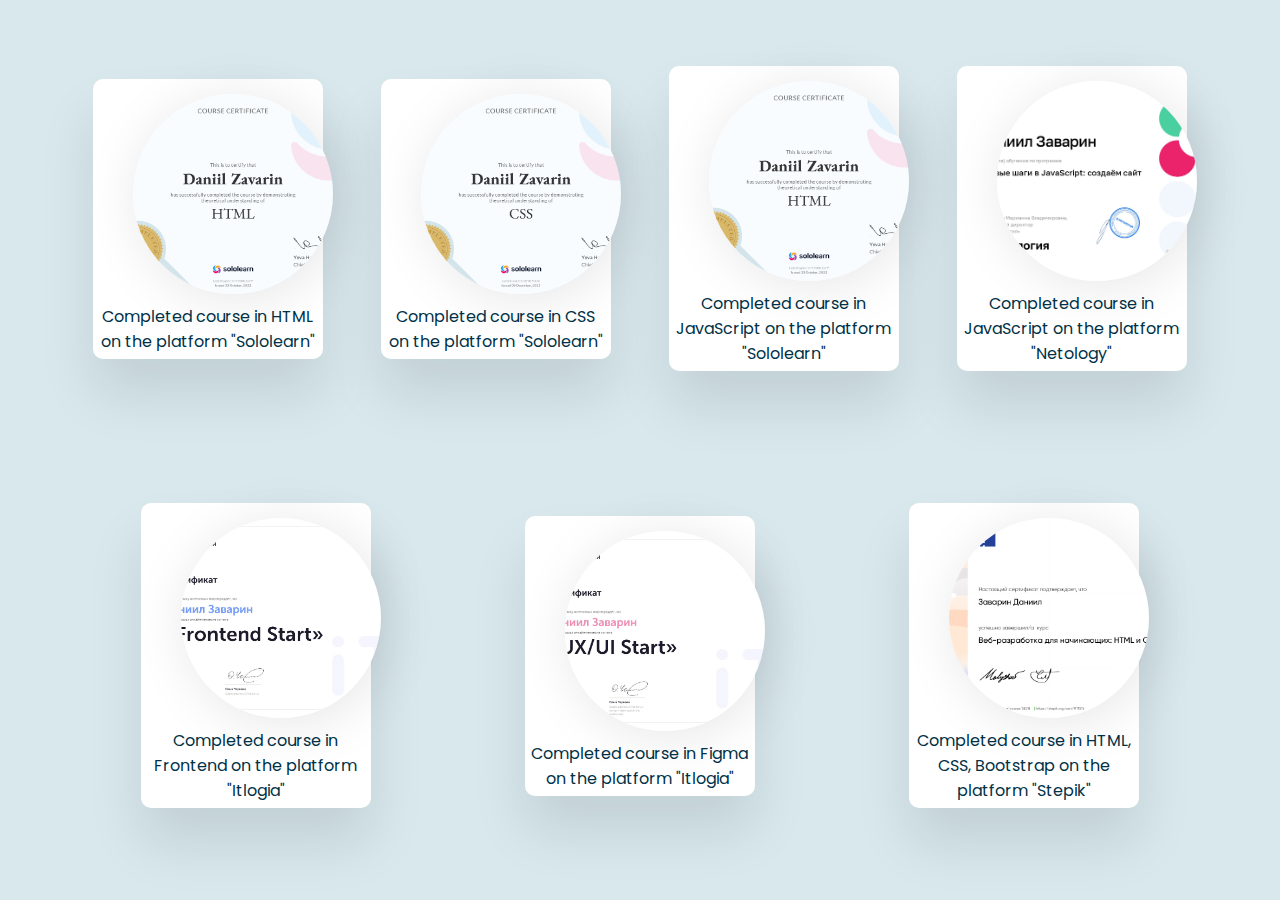
<file: certificates.html>
<!DOCTYPE html>
<html lang="en">
<head>
    <meta charset="UTF-8">
    <title>Certificates</title>
    <link href="style_cert.css" rel="stylesheet" type="text/css">
</head>
<body>
<main>
    <div class="card">
        <div class="imgBx">
            <img alt="certificate" src="assets/sololearn_html.jpg">
        </div>
        <a href="assets/sololearn_html.jpg">Completed
            course in HTML on the platform "Sololearn"</a>
    </div>
    <div class="card">
        <div class="imgBx">
            <img alt="certificate" src="assets/sololearn_css.jpg">
        </div>
        <a href="assets/sololearn_css.jpg">Completed course in CSS on the platform "Sololearn"</a>
    </div>
    <div class="card">
        <div class="imgBx">
            <img alt="certificate" src="assets/sololearn_html.jpg">
        </div>
        <a href="#">Completed course in JavaScript on the platform "Sololearn"</a>
    </div>
    <div class="card">
        <div class="imgBx">
            <img alt="certificate" src="assets/netology_JS.jpg">
        </div>
        <a href="assets/netology_JS.jpg">Completed
            course in JavaScript on the platform "Netology"</a>
    </div>
    <div class="card">
        <div class="imgBx">
            <img alt="certificate" src="assets/itlogia_FE.jpg">
        </div>
        <a href="assets/itlogia_FE.jpg">Completed
            course in Frontend on the platform "Itlogia"</a>
    </div>
    <div class="card">
        <div class="imgBx">
            <img alt="certificate" src="assets/itlogia_UX_UI.jpeg">
        </div>
        <a href="assets/itlogia_UX_UI.jpeg">Completed course in Figma on the platform "Itlogia"</a>
    </div>
    <div class="card">
        <div class="imgBx">
            <img alt="certificate" src="assets/stepik_bootstrap.png">
        </div>
        <a href="assets/stepik_bootstrap.png">Completed course in HTML, CSS, Bootstrap on the
            platform "Stepik"</a>
    </div>
</main>
</body>
</html>
</file>
<file: style_cert.css>
@import url('https://fonts.googleapis.com/css?family=Poppins:200,300,400,500,600,700,800,900&display=swap');
* {
    margin: 0;
    padding: 0;
    box-sizing: border-box;
    font-family: 'Poppins', sans-serif;
}

body {
    background-color: #d8e8ed;
}
main {
    display: flex;
    justify-content: space-around;
    align-items: center;
    flex-wrap: wrap;
    min-height: 100vh;
    padding: 0 5% 2% 5%;
}

div.card {
    width: 20%;
    margin: 0 10px;
    padding: 5px;
    background: #ffffff;
    border-radius: 10px;
    box-shadow: 0 35px 55px rgba(0,0,0,0.1);
    text-align: center;
}

.imgBx {
    position: relative;
    left: 16%;
    width: 200px;
    height: 200px;
    border-radius: 50%;
    overflow: hidden;
    margin: 10px 0;
    box-shadow: 5px 5px 55px rgba(0,0,0,0.1);

}

img {
    position: absolute;
    top: 0;
    left: 0;
    width: 100%;
    height: 100%;
    object-fit: cover;
}

a {
    text-decoration: none;
    color: #003147;
}

a:hover {
    color: #03a9f4;
}
</file>
